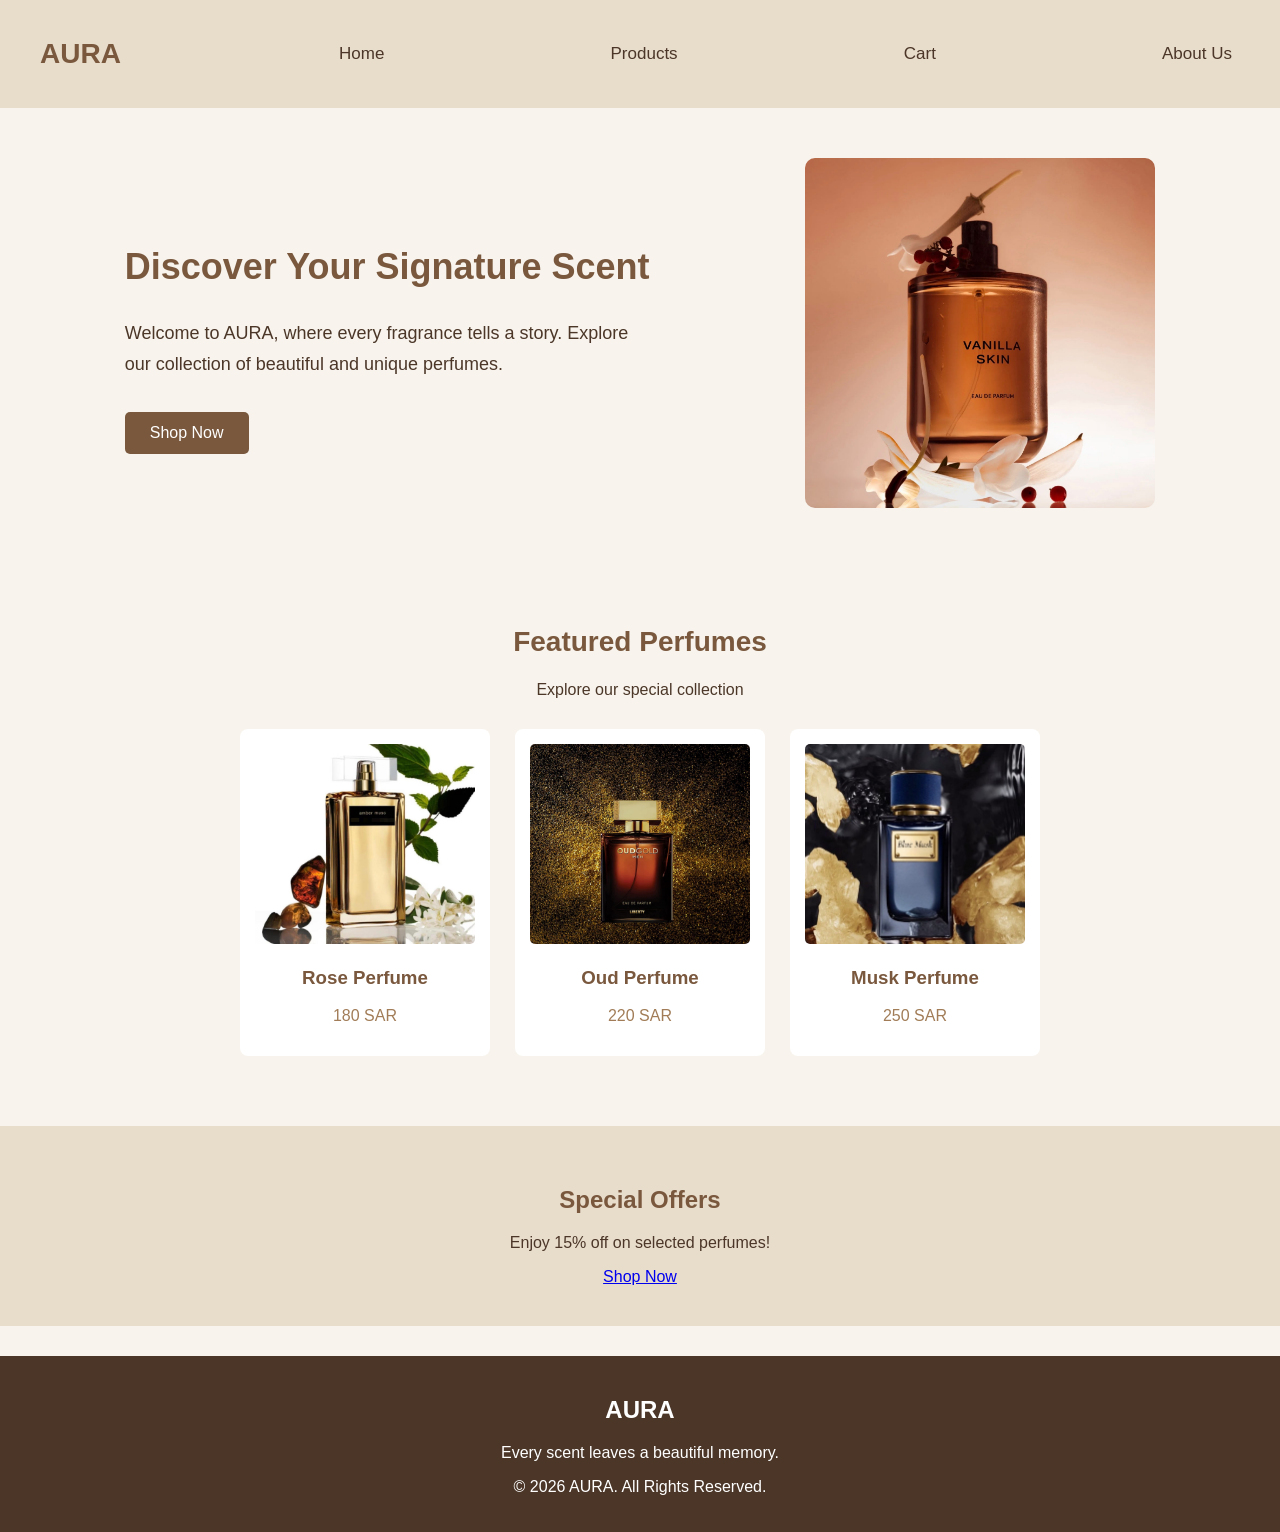
<file: index.html>
<!DOCTYPE html>
<html lang="en">
<head>
    <meta charset="UTF-8">
    <meta name="viewport" content="width=device-width, initial-scale=1.0">
    <link rel="stylesheet" href="StyleSheet.css">
    <title>Home Page</title>
</head>
 <header>
        <nav>
            <h1 class="logo">AURA</h1>

                <a href="index.html">Home</a></li>
                <a href="products.html">Products</a></li>
                <a href="cart.html.html">Cart</a></li>
                <a href="AboutMe.html">About Us</a></li>

        </nav>
    </header>
    <section class="home">

        <div class="home-text">
            <h1>Discover Your Signature Scent</h1>

            <p>
                Welcome to AURA, where every fragrance
                tells a story. Explore our collection
                of beautiful and unique perfumes.
            </p>

            <a href="products.html" class="btn">Shop Now</a>
        </div>

        <div class="home-image">
            <img src="Vanilla.jpg">
        </div>

    </section>

    <section class="products">

        <h2>Featured Perfumes</h2>
        <p>Explore our special collection</p>

        <div class="product-container">

            <div class="product-card">
                <img src="Amber.jpg"
                    alt="Perfume">
                <h3>Rose Perfume</h3>
                <p>180 SAR</p>
            </div>

            <div class="product-card">
                <img src="oud.jpg"
                    alt="Perfume">
                <h3>Oud Perfume</h3>
                <p>220 SAR</p>
            </div>

            <div class="product-card">
                <img src="Blue musk.jpg"
                    alt="Perfume">
                <h3>Musk Perfume</h3>
                <p>250 SAR</p>
            </div>

        </div>

    </section>

    <section class="offers">
        <h2>Special Offers</h2>
        <p>Enjoy 15% off on selected perfumes!</p>
        <a href="products.html" class="button">Shop Now</a>
    </section>
    <footer>
        <h2>AURA</h2>
        <p>Every scent leaves a beautiful memory.</p>
        <p>© 2026 AURA. All Rights Reserved.</p>
    </footer>


<body>
    
</body>
</html>
</file>
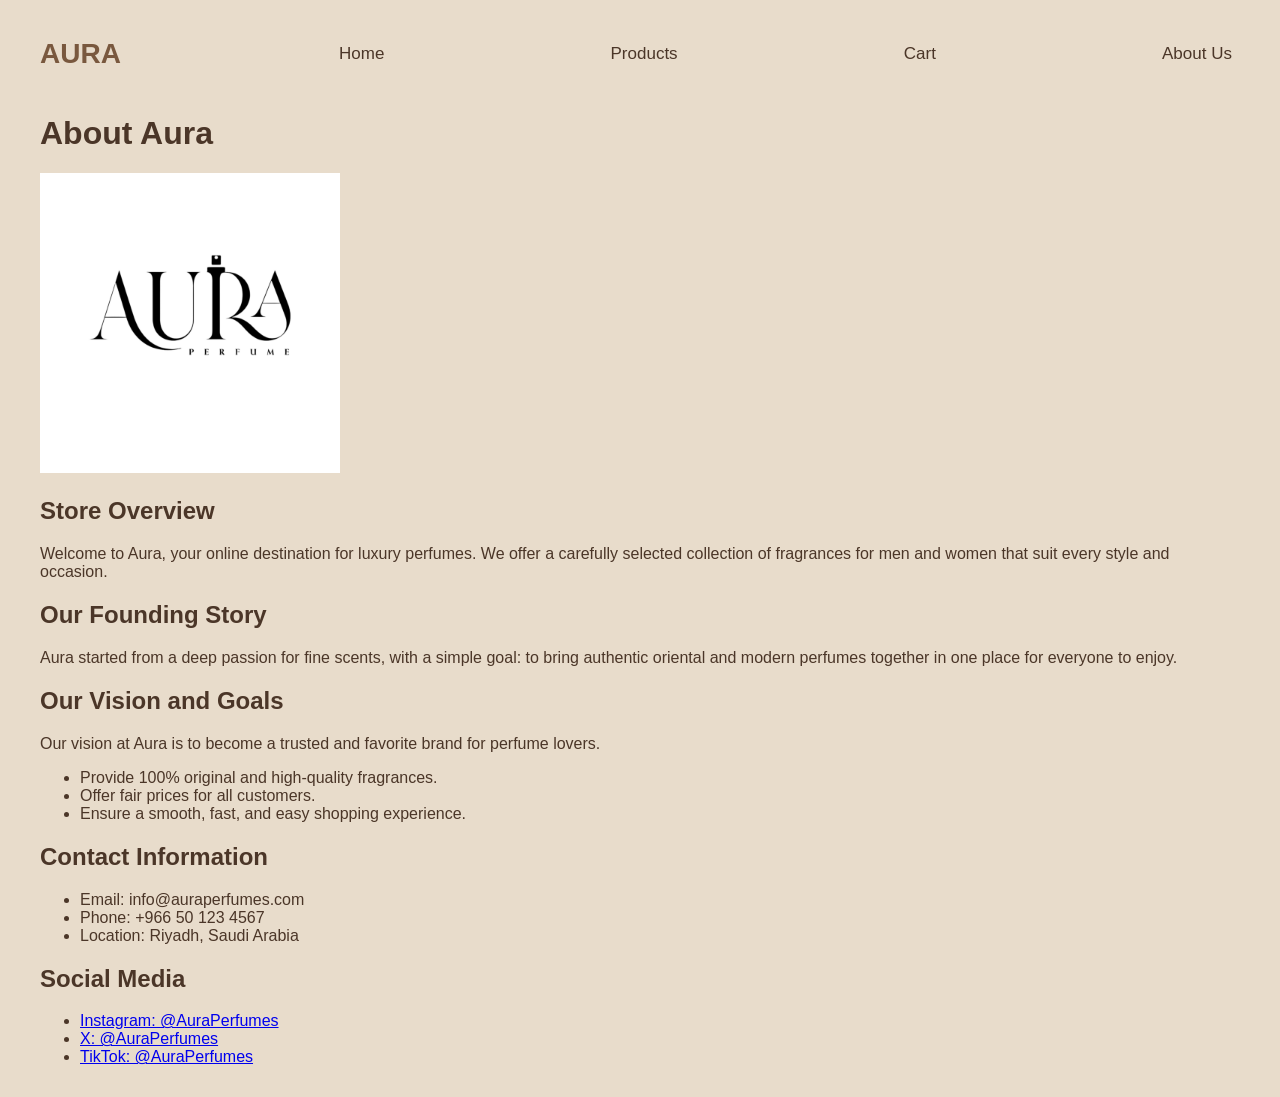
<file: AboutMe.html>
<!DOCTYPE html>
<html lang="en">
<head>
    <meta charset="UTF-8">
    <meta name="viewport" content="width=device-width, initial-scale=1.0">
    <link rel="stylesheet" href="StyleSheet.css">
    <title>About Us Page</title>
</head>
 <header>
        <nav>
            <h1 class="logo">AURA</h1>

                <a href="index.html">Home</a></li>
                <a href="products.html">Products</a></li>
                <a href="cart.html.html">Cart</a></li>
                <a href="AboutMe.html">About Us</a></li>

        </nav>
<body>
         <main>
        <h1>About Aura</h1>

        <img src="Aura.jpg" alt="Aura Logo" width="300">

        <h2>Store Overview</h2>
        <p>Welcome to Aura, your online destination for luxury perfumes. We offer a carefully selected collection of fragrances for men and women that suit every style and occasion.</p>

        <h2>Our Founding Story</h2>
        <p>Aura started from a deep passion for fine scents, with a simple goal: to bring authentic oriental and modern perfumes together in one place for everyone to enjoy.</p>

        <h2>Our Vision and Goals</h2>
        <p>Our vision at Aura is to become a trusted and favorite brand for perfume lovers.</p>
        <ul>
            <li>Provide 100% original and high-quality fragrances.</li>
            <li>Offer fair prices for all customers.</li>
            <li>Ensure a smooth, fast, and easy shopping experience.</li>
        </ul>

        <h2>Contact Information</h2>
        <ul>
            <li>Email: info@auraperfumes.com</li>
            <li>Phone: +966 50 123 4567</li>
            <li>Location: Riyadh, Saudi Arabia</li>
        </ul>

        <h2>Social Media</h2>
        <ul>
            <li><a href="https://instagram.com">Instagram: @AuraPerfumes</a></li>
            <li><a href="https://x.com">X: @AuraPerfumes</a></li>
            <li><a href="https://tiktok.com">TikTok: @AuraPerfumes</a></li>
        </ul>
    </main>

</body>
</html>
</file>
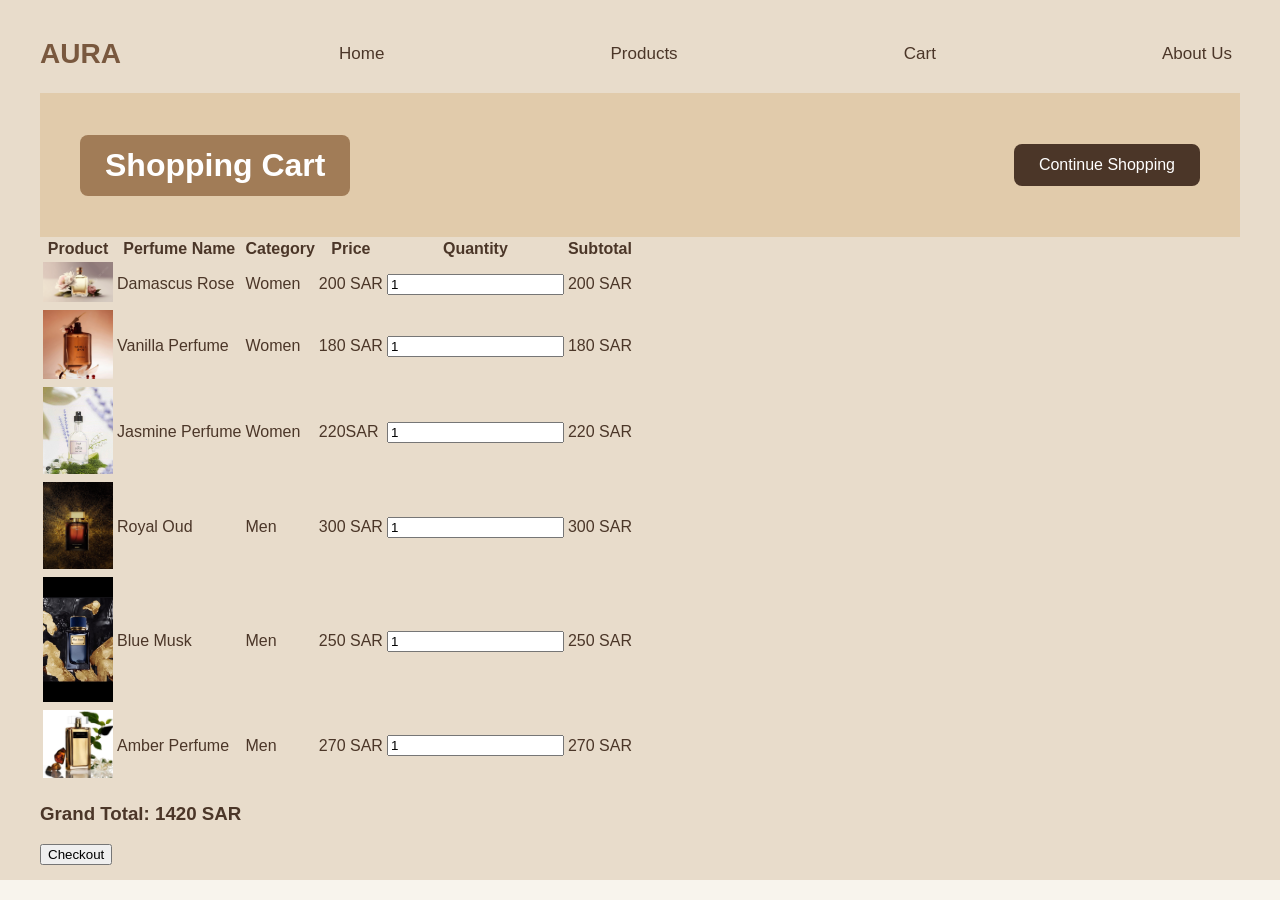
<file: cart.html.html>
<!DOCTYPE html>
<html lang="en">
<head>
    <meta charset="UTF-8">
    <meta name="viewport" content="width=device-width, initial-scale=1.0">
    <link rel="stylesheet" href="StyleSheet.css">
    <script src="script.js"> </script>
    
    <title>Cart Page</title>
</head>
<body>
     <header>
        <nav>
            <h1 class="logo">AURA</h1>

                <a href="index.html">Home</a></li>
                <a href="products.html">Products</a></li>
                <a href="cart.html.html">Cart</a></li>
                <a href="AboutMe.html">About Us</a></li>

        </nav>
    <div class="cart-header">
        <h1>Shopping Cart</h1>
        <a href="products.html">Continue Shopping</a>
    </div>

    <main>
        <table>
            <thead>
                <tr>
                    <th>Product</th>
                     <th>Perfume Name</th>
                      <th>Category</th>
                       <th>Price</th>
                        <th>Quantity</th>
                         <th>Subtotal</th>
                </tr>
            </thead>
            <tbody>
                <tr>
                    <td><img src="rose.jpg" alt="Damascus Rose" width="70"></td>
                    <td>Damascus Rose</td>
                    <td>Women</td>
                    <td>200 SAR</td>
                    <td> <input type="number" value="1" min="1"></td>
                    <td>200 SAR</td>
                   

                </tr>
                 <tr>
                    <td><img src="Vanilla.jpg" alt="Vanilla Perfume" width="70"></td>
                    <td>Vanilla Perfume</td>
                    <td>Women</td>
                    <td>180 SAR</td>
                    <td> <input type="number" value="1" min="1"></td>
                    <td>180 SAR</td>
                   
                    
                </tr>
                 <tr>
                    <td><img src="Jasmine.jpg" alt="Jasmine Perfume" width="70"></td>
                    <td>Jasmine Perfume</td>
                    <td>Women</td>
                    <td>220SAR</td>
                    <td> <input type="number" value="1" min="1"></td>
                    <td>220 SAR</td>
                   
                    
                </tr>
                 <tr>
                    <td><img src="oud.jpg" alt="Royal Oud" width="70"></td>
                    <td> Royal Oud </td>
                    <td>Men</td>
                    <td>300 SAR</td>
                    <td> <input type="number" value="1" min="1"></td>
                    <td>300 SAR</td>
                    
                </tr>
                <tr>
                    <td><img src="Blue musk.jpg" alt="Blue Musk" width="70"></td>
                    <td> Blue Musk </td>
                    <td>Men</td>
                    <td>250 SAR</td>
                    <td> <input type="number" value="1" min="1"></td>
                    <td>250 SAR</td>
                    
                </tr>
                <tr>
                    <td><img src="Amber.jpg" alt="Amber Perfume" width="70"></td>
                    <td>Amber Perfume </td>
                    <td>Men</td>
                    <td>270 SAR</td>
                    <td> <input type="number" value="1" min="1"></td>
                    <td>270 SAR</td>
                    
                </tr>
            </tbody>
        </table>
        <h3 id="total">Grand Total: 1420 SAR</h3>
        <button onclick="alert('Order Placed Successfully')">Checkout</button>
    </main>
</body>
</html>
</file>
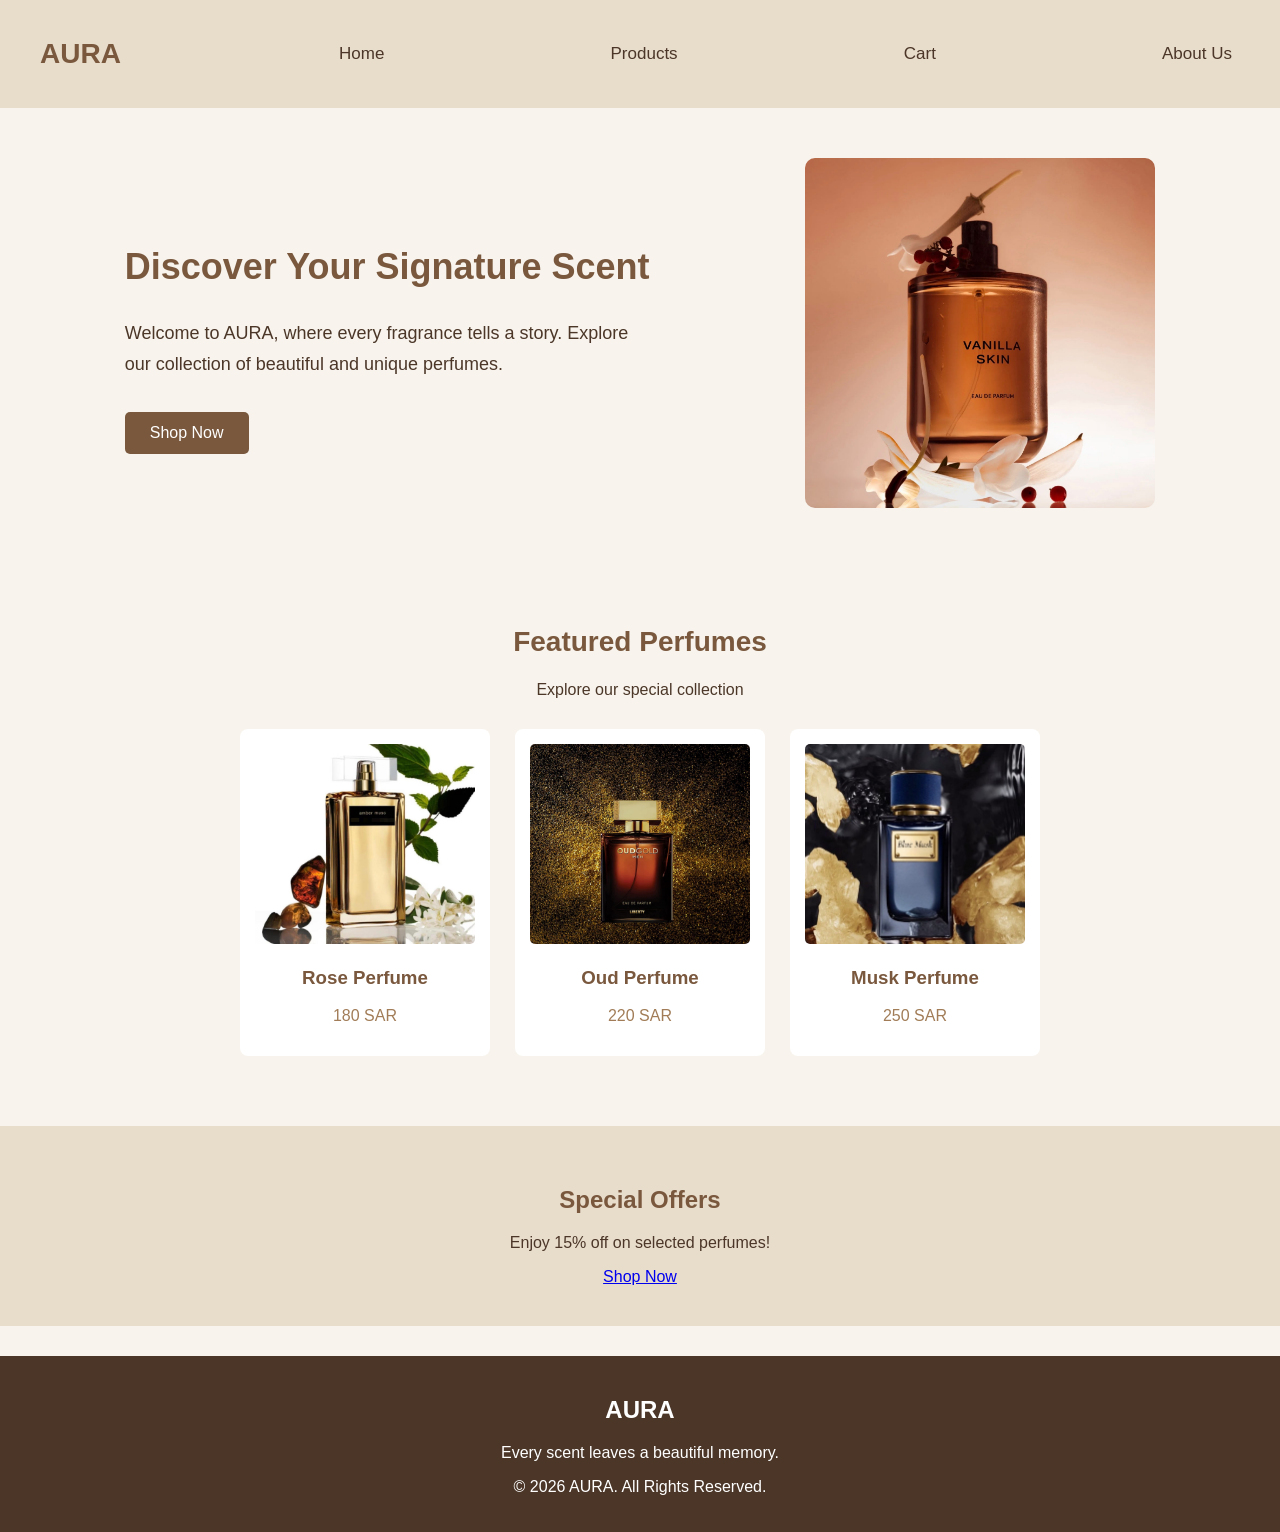
<file: HomePage.html>
<!DOCTYPE html>
<html lang="en">
<head>
    <meta charset="UTF-8">
    <meta name="viewport" content="width=device-width, initial-scale=1.0">
    <link rel="stylesheet" href="StyleSheet.css">
    <title>Document</title>
</head>
 <header>
        <nav>
            <h1 class="logo">AURA</h1>

                <a href="index.html">Home</a></li>
                <a href="products.html">Products</a></li>
                <a href="cart.html.html">Cart</a></li>
                <a href="AboutMe.html">About Us</a></li>

        </nav>
    </header>
    <section class="home">

        <div class="home-text">
            <h1>Discover Your Signature Scent</h1>

            <p>
                Welcome to AURA, where every fragrance
                tells a story. Explore our collection
                of beautiful and unique perfumes.
            </p>

            <a href="products.html" class="btn">Shop Now</a>
        </div>

        <div class="home-image">
            <img src="Vanilla.jpg">
        </div>

    </section>

    <section class="products">

        <h2>Featured Perfumes</h2>
        <p>Explore our special collection</p>

        <div class="product-container">

            <div class="product-card">
                <img src="Amber.jpg"
                    alt="Perfume">
                <h3>Rose Perfume</h3>
                <p>180 SAR</p>
            </div>

            <div class="product-card">
                <img src="oud.jpg"
                    alt="Perfume">
                <h3>Oud Perfume</h3>
                <p>220 SAR</p>
            </div>

            <div class="product-card">
                <img src="Blue musk.jpg"
                    alt="Perfume">
                <h3>Musk Perfume</h3>
                <p>250 SAR</p>
            </div>

        </div>

    </section>

    <section class="offers">
        <h2>Special Offers</h2>
        <p>Enjoy 15% off on selected perfumes!</p>
        <a href="products.html" class="button">Shop Now</a>
    </section>
    <footer>
        <h2>AURA</h2>
        <p>Every scent leaves a beautiful memory.</p>
        <p>© 2026 AURA. All Rights Reserved.</p>
    </footer>


<body>
    
</body>
</html>
</file>
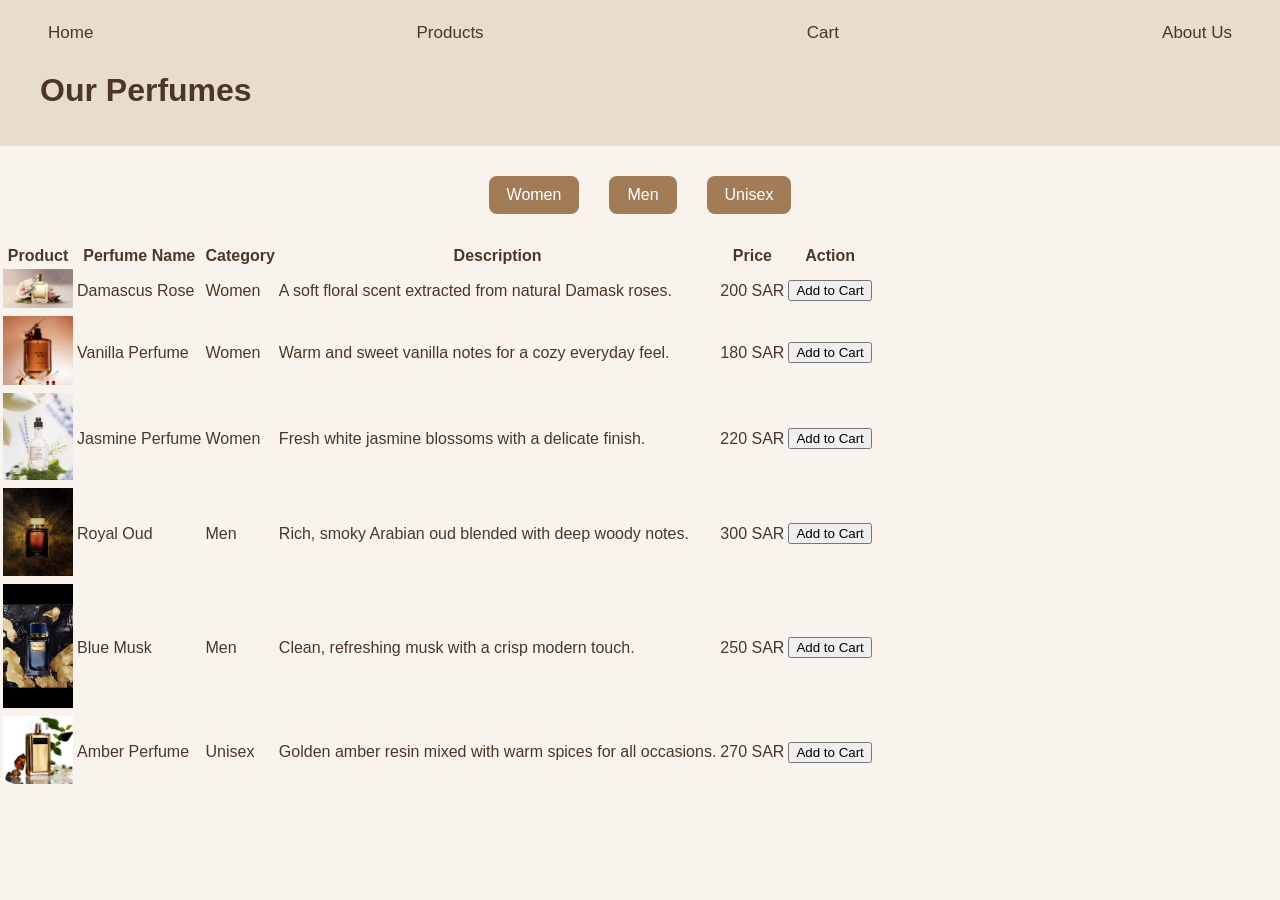
<file: products.html>
<!DOCTYPE html>
<html lang="en">
<head>
    <meta charset="UTF-8">
    <meta name="viewport" content="width=device-width, initial-scale=1.0">
    <link rel="stylesheet" href="StyleSheet.css">
     <script src="script.js"> </script>
    <title>Products Page</title>
</head>
<body>
    <header>
        <nav>
             <a href="index.html">Home</a>
         <a href="products.html">Products </a>
         <a href="cart.html.html">Cart</a>
         <a href="AboutMe.html">About Us</a>
        </nav>
        <h1>Our Perfumes</h1>
    </header>
    <main>
        <div class="categories">
            
            <button>Women</button>
            <button>Men</button>
            <button>Unisex</button>
</div>
<table>
            <thead>
                <tr>
                    <th>Product</th>
                    <th>Perfume Name</th>
                    <th>Category</th>
                    <th>Description</th>
                    <th>Price</th>
                    <th>Action</th>
                </tr>
            </thead>
            <tbody>
                <tr>
                    <td><img src="rose.jpg" alt="Damascus Rose" width="70"></td>
                    <td>Damascus Rose</td>
                    <td>Women</td>
                    <td>A soft floral scent extracted from natural Damask roses.</td>
                    <td>200 SAR</td>
                   <td> <button onclick="addToCart(200)">Add to Cart</button></td>
                </tr>
                <tr>
                    <td><img src="Vanilla.jpg" alt="Vanilla Perfume" width="70"></td>
                    <td>Vanilla Perfume</td>
                    <td>Women</td>
                    <td>Warm and sweet vanilla notes for a cozy everyday feel.</td>
                    <td>180 SAR</td>
                    <td><button onclick="addToCart(180)">Add to Cart</button></td>
                </tr>
                <tr>
                    <td><img src="Jasmine.jpg" alt="Jasmine Perfume" width="70"></td>
                    <td>Jasmine Perfume</td>
                    <td>Women</td>
                    <td>Fresh white jasmine blossoms with a delicate finish.</td>
                    <td>220 SAR</td>
                    <td><button onclick="addToCart(220)">Add to Cart</button></td>
                </tr>
                <tr>
                    <td><img src="oud.jpg" alt="Royal Oud" width="70"></td>
                    <td>Royal Oud</td>
                    <td>Men</td>
                    <td>Rich, smoky Arabian oud blended with deep woody notes.</td>
                    <td>300 SAR</td>
                    <td><button onclick="addToCart(300)">Add to Cart</button></td>
                </tr>
                <tr>
                    <td><img src="Blue musk.jpg" alt="Blue Musk" width="70"></td>
                    <td>Blue Musk</td>
                    <td>Men</td>
                    <td>Clean, refreshing musk with a crisp modern touch.</td>
                    <td>250 SAR</td>
                    <td><button onclick="addToCart(250)">Add to Cart</button></td>
                </tr>
                <tr>
                    <td><img src="Amber.jpg" alt="Amber Perfume" width="70"></td>
                    <td>Amber Perfume</td>
                    <td>Unisex</td>
                    <td>Golden amber resin mixed with warm spices for all occasions.</td>
                    <td>270 SAR</td>
                    <td><button onclick="addToCart(270)">Add to Cart</button></td>
                </tr>
            </tbody>
        </table>
    </main>
   
</body>
</html>
</file>
<file: StyleSheet.css>
body {
    margin: 0;
    font-family: Arial, sans-serif;
    background-color: #f8f4ed;
    color: #4b3628;
}

header {
    background-color: #e8dccb;
    padding: 15px 40px;
}

nav {
    display: flex;
    justify-content: space-between;
    align-items: center;
    gap: 30px;
}

.logo {
    color: #79583e;
    font-size: 28px;
}

nav a {
    text-decoration: none;
    color: #4b3628;
    font-size: 17px;
    padding: 8px;
}

nav a:hover {
    color: white;
    background-color: #79583e;
    border-radius: 5px;
}

.cart-header {
    background-color: #e1cbab;
    padding: 20px 40px;
    display: flex;
    justify-content: space-between;
    align-items: center;
}

.cart-header h1 {
    background-color: #a17c57;
    color: white;
    padding: 12px 25px;
    border-radius: 8px;
}

.cart-header a {
    background-color: #4b3628;
    color: white;
    padding: 12px 25px;
    border-radius: 8px;
    text-decoration: none;
}

.cart-header a:hover {
    color: #a17c57;
}

.categories {
    display: flex;
    justify-content: center;
    gap: 20px;
    margin: 25px 0;
}

.categories button {
    background-color: #a17c57;
    color: white;
    border: none;
    padding: 10px 18px;
    margin: 5px;
    border-radius: 8px;
    font-size: 16px;
}

.categories button:hover {
    background-color: #79583e;
}

.home {
    display: flex;
    justify-content: space-around;
    align-items: center;
    padding: 50px;
}

.home-text {
    width: 45%;
}

.home-text h1 {
    color: #79583e;
    font-size: 36px;
}

.home-text p {
    font-size: 18px;
    line-height: 1.7;
}

.home-image img {
    width: 350px;
    height: 350px;
    object-fit: cover;
    border-radius: 10px;
}
.btn {
    display: inline-block;
    background-color: #79583e;
    color: white;
    padding: 12px 25px;
    text-decoration: none;
    border-radius: 5px;
    margin-top: 15px;
}

.btn:hover {
    background-color: #a17c57;
}

.products {
    text-align: center;
    padding: 40px;
}

.products h2 {
    color: #79583e;
    font-size: 28px;
}

.product-container {
    display: flex;
    justify-content: center;
    gap: 25px;
    margin-top: 30px;
}

.product-card {
    background-color: white;
    padding: 15px;
    width: 220px;
    border-radius: 8px;
}

.product-card img {
    width: 100%;
    height: 200px;
    object-fit: cover;
    border-radius: 5px;
}

.product-card h3 {
    color: #79583e;
}

.product-card p {
    color: #a17c57;
}

.category-btn {
    background-color: #a17c57;
    color: white;
    border: none;
    padding: 10px 18px;
    margin: 5px;
    border-radius: 8px;
    cursor: pointer;
}

.category-btn:hover {
    background-color: #79583e;
}

.offers {
    background-color: #e8dccb;
    text-align: center;
    padding: 40px;
    margin-top: 30px;
}

.offers h2 {
    color: #79583e;
}

footer {
    background-color: #4b3628;
    color: white;
    text-align: center;
    padding: 20px;
    margin-top: 30px;
}
</file>
